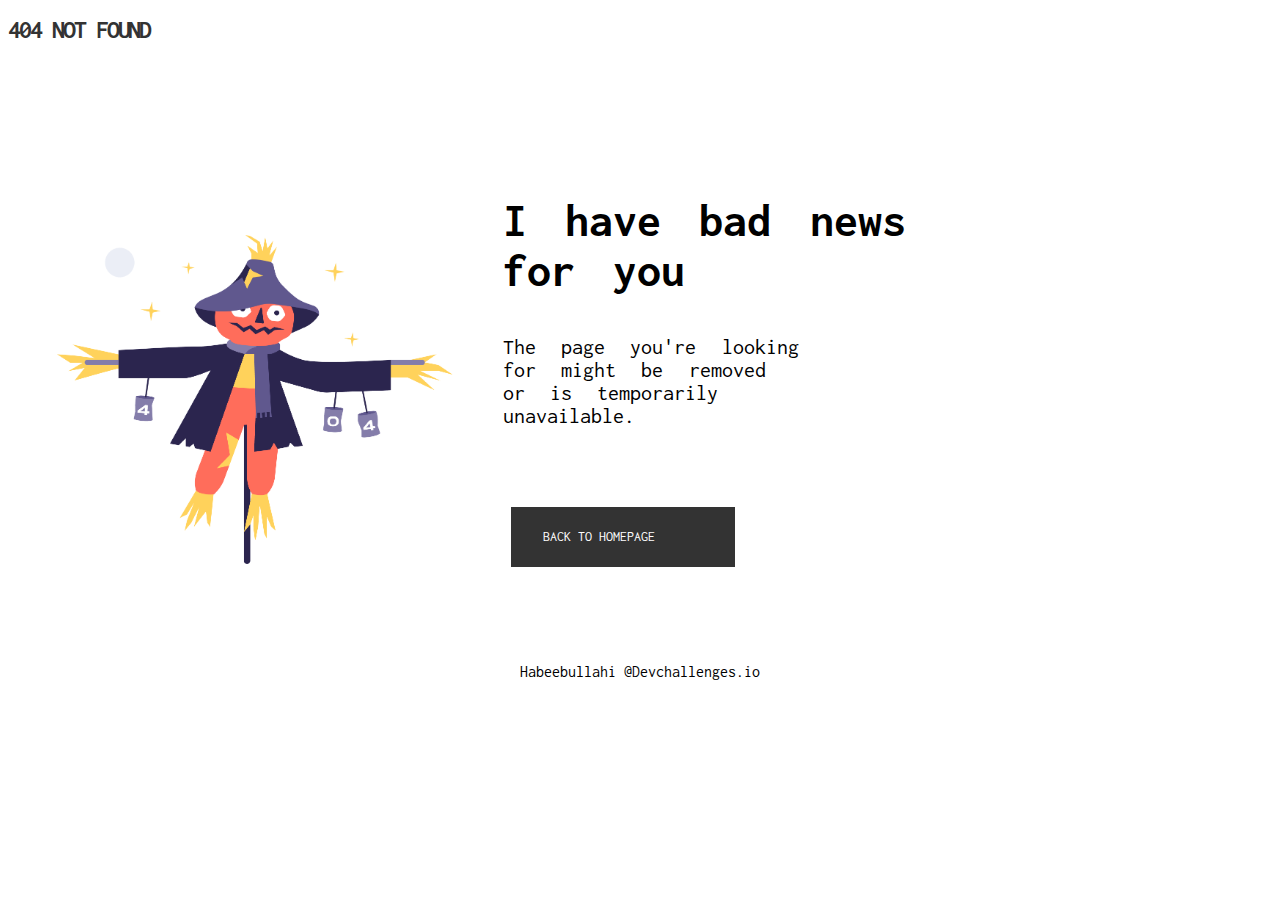
<file: 404-not-found-master/index.html>
<!DOCTYPE html>
<html lang="en">
  <head>
    <meta charset="utf-8" />
    <meta
      name="viewport"
      content="width=device-width, initial-scale=1,
  maximum-scale=5"
    />

    <link rel="icon" href="images/devchallenges.png" />

    <link
      rel="shortcut icon"
      type="image/x-icon"
      href="https://devchallenges.io/"
    />

    <link href="https://fonts.googleapis.com/css2?family=Inconsolata&display=swap" rel="stylesheet">

    <link rel="stylesheet" href="css/main.min.css">

    <title>Devchallenges</title>
  </head>
  
  <body>
    <h1 id="title">404 NOT FOUND</h1>
    <main>
      <div class="image" id="scarecrow">
        <img src="images/Scarecrow.png" alt="Scarecrow">
      </div>
      <div id="text-content">
        <h2>I have bad news for you</h2>
        <p>The page you're looking for might be removed or is temporarily unavailable.</p>
        <div id="btn">
          <p>Back to homepage</p>
        </div>
      </div>
    </main>
    
    
    
    <p id="attribution">Habeebullahi @Devchallenges.io</p>
  </body>
</html>
</file>
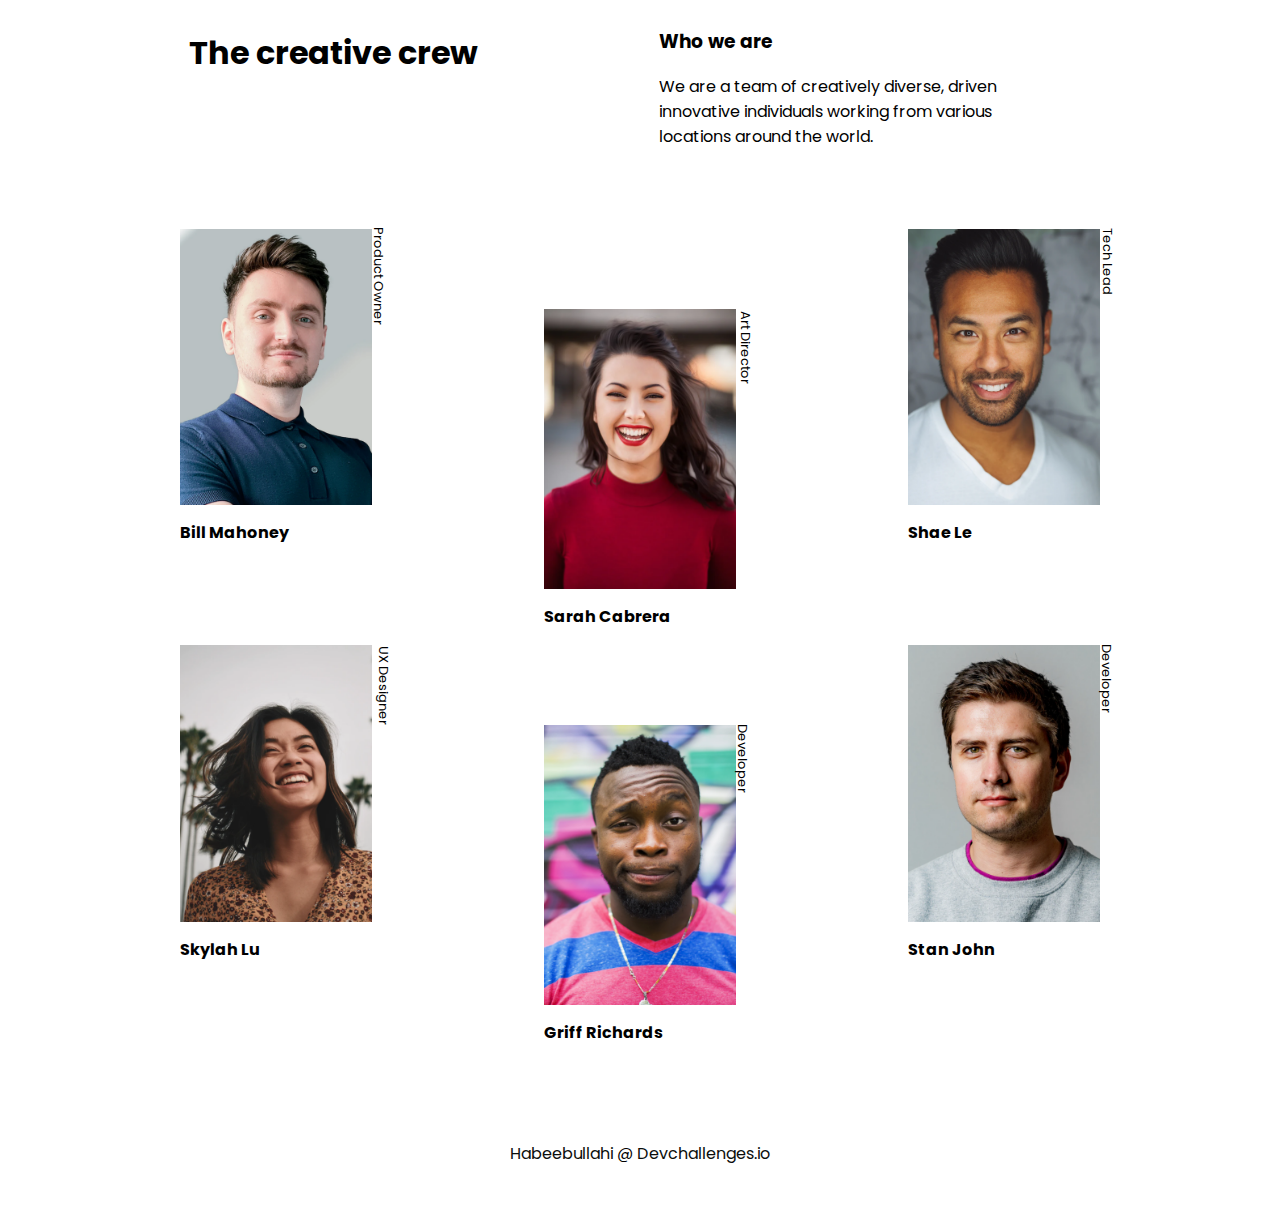
<file: my-team-page-master/index.html>
<!DOCTYPE html>
<html lang="en">
  <head>
    <meta charset="utf-8" />
    <meta
      name="viewport"
      content="width=device-width, initial-scale=1,
  maximum-scale=5"
    />

    <link rel="icon" href="images/devchallenges.png" />

    <link
      rel="shortcut icon"
      type="image/x-icon"
      href="https://devchallenges.io/"
    />

    <link
      href="https://fonts.googleapis.com/css2?family=Poppins:wght@400;500&display=swap"
      rel="stylesheet"
    />

    <link rel="stylesheet" href="css/main.min.css">

    <title>Devchallenges</title>
  </head>
  <body>
    <header class="header">
      <h1>The creative crew</h1>
      <div>
        <h3>Who we are</h3>
        <p>We are a team of creatively diverse, driven innovative individuals working from various locations around the world.</p>
      </div>
    </header>
    <main>
      <div class="member m-1">
          <img src="images/photo1.png" alt="Photo 1">
          <span>Product Owner</span>
        <p>Bill Mahoney</p>
      </div>
      <div class="member m-2 sm-off lg-off">
        <img src="images/photo2.png" alt="Photo 2">
        <span>Art Director</span>
        <p>Sarah Cabrera</p>
      </div>
      <div class="member m-3">
        <img src="images/photo3.png" alt="Photo 3">
        <span>Tech Lead</span>
        <p>Shae Le</p>
      </div>
      <div class="member m-4 sm-off">
        <img src="images/photo4.png" alt="Photo 4">
        <span>UX Designer</span>
        <p>Skylah Lu</p>
      </div>
      <div class="member m-5 lg-off">
        <img src="images/photo5.png" alt="Photo 5">
        <span>Developer</span>
        <p>Griff Richards</p>
      </div>
      <div class="member m-6 sm-off">
        <img src="images/photo6.png" alt="Photo 6">
        <span>Developer</span>
        <p>Stan John</p>
      </div>
    </main>
    <footer>
      <p><a href="">Habeebullahi</a> @ <a href="https://www.devchallenges.io">Devchallenges.io</a></p>
    </footer>
  </body>
</html>
</file>
<file: 404-not-found-master/css/main.min.css>
html body{font-family:'Inconsolata', monospace}html body #title{font-size:1.6em;line-height:25px;letter-spacing:-0.08em;text-transform:uppercase;color:#333333}html body main .image{margin:5em auto;text-align:center}html body main .image img{width:80%}html body main #text-content{word-spacing:.9em}html body main #text-content h2{font-size:3em;font-weight:bolder}html body main #text-content p{font-size:1.4em}html body main #text-content #btn{word-spacing:0;width:10em;padding:.5em 2em;margin:5em 0;margin-left:.5em;color:white;background-color:#333333}html body main #text-content #btn p{width:100%;font-size:.9em;text-transform:uppercase}html body #attribution{text-align:center}@media (min-width: 720px){html body main{padding:6em 0 0;display:flex;flex-direction:row;align-items:center;justify-content:space-between}html body main .image{width:50%}html body main #text-content h2{width:60%}html body main #text-content p{width:40%}}
</file>
<file: my-team-page-master/css/main.min.css>
html body{font-family:Poppins, sans-serif}html body main{display:grid;grid-template-columns:auto;grid-template-rows:auto;justify-content:space-between;margin-top:4em}html body main .member{position:relative;width:8em;margin:0 auto;display:inline-block}html body main .member img{width:100%}html body main .member span{transform:rotate(90deg);position:absolute;font-size:small}html body main .member p{font-weight:bold;margin-top:.5em}html body main .m-1{grid-row:1/2;grid-column:1/2}html body main .m-1 span{top:37px;right:-55px}html body main .m-2{grid-row:1/2;grid-column:2/3}html body main .m-2 span{top:28px;right:-45px}html body main .m-3{grid-row:2/3;grid-column:1/2}html body main .m-3 span{top:22px;right:-40px}html body main .m-4{grid-row:2/3;grid-column:2/3}html body main .m-4 span{top:30px;right:-50px}html body main .m-5{grid-row:3/4;grid-column:1/2}html body main .m-6{grid-row:3/4;grid-column:2/3}html body main .m-5 span,html body main .m-6 span{top:23px;right:-40px}html body main .sm-off{margin:30px 1em}html body footer{margin-top:2em;padding:2em;text-align:center}html body footer a{text-decoration:none;color:#0c0e0c}html body footer a:hover{text-decoration:underline}@media (min-width: 426px){html body .header{display:flex;flex-direction:row;justify-content:space-evenly}html body .header div{width:27em}html body .header div p{width:80%}html body main{justify-content:space-evenly}html body main .member{width:12em}html body main .m-1{grid-row:1/2;grid-column:1/2}html body main .m-2{grid-row:1/2;grid-column:2/3}html body main .m-3{grid-row:1/2;grid-column:3/4}html body main .m-4{grid-row:2/3;grid-column:1/2}html body main .m-5{grid-row:2/3;grid-column:2/3}html body main .m-6{grid-row:2/3;grid-column:3/4}html body main .sm-off{margin:initial}html body main .lg-off{margin-top:5em}}
</file>
